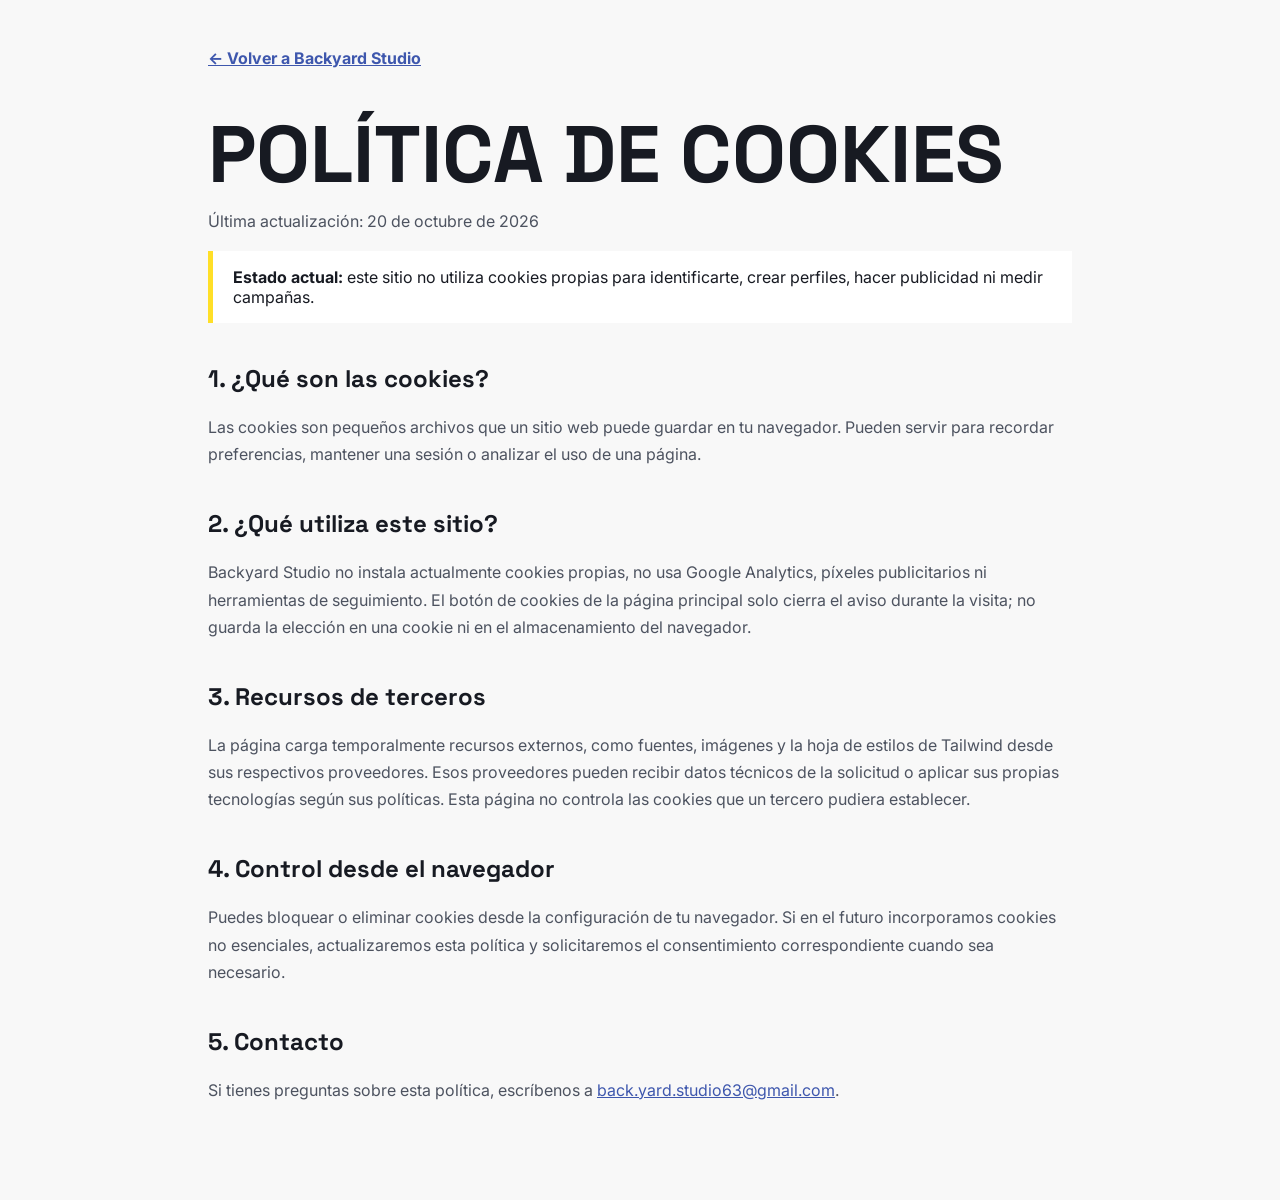
<file: pages/cookies.html>
<!DOCTYPE html>
<html lang="es">

<head>
  <meta charset="UTF-8" />
  <meta name="viewport" content="width=device-width, initial-scale=1.0" />
  <title>Política de Cookies | Backyard Studio</title>
  <meta name="description" content="Política de cookies de Backyard Studio." />
  <link rel="preconnect" href="https://fonts.googleapis.com" />
  <link rel="preconnect" href="https://fonts.gstatic.com" crossorigin />
  <link href="https://fonts.googleapis.com/css2?family=Inter:wght@400;500;600;700;800&family=Space+Grotesk:wght@500;600;700&display=swap" rel="stylesheet" />
  <style>
    :root {
      color: #171a22;
      background: #f8f8f8;
      font-family: Inter, sans-serif;
    }
    * {
      box-sizing: border-box;
    }
    body {
      margin: 0;
    }
    main {
      width: min(100% - 2rem, 54rem);
      margin: 0 auto;
      padding: 3rem 0 5rem;
    }
    a {
      color: #3e57ad;
    }
    .back {
      display: inline-block;
      margin-bottom: 3rem;
      font-weight: 700;
    }
    h1,
    h2 {
      font-family: "Space Grotesk", sans-serif;
    }
    h1 {
      margin: 0 0 1rem;
      font-size: clamp(2.5rem, 8vw, 5rem);
      line-height: 0.95;
      text-transform: uppercase;
    }
    h2 {
      margin-top: 2.5rem;
      font-size: 1.5rem;
    }
    p,
    li {
      color: #4d5360;
      line-height: 1.7;
    }
    .notice {
      padding: 1rem 1.25rem;
      border-left: 0.35rem solid #ffdf27;
      background: #ffffff;
    }
  </style>
</head>

<body>
  <main>
    <a class="back" href="../index.html">← Volver a Backyard Studio</a>
    <h1>Política de cookies</h1>
    <p>Última actualización: 20 de octubre de 2026</p>

    <div class="notice">
      <strong>Estado actual:</strong> este sitio no utiliza cookies propias para identificarte, crear perfiles,
      hacer publicidad ni medir campañas.
    </div>

    <h2>1. ¿Qué son las cookies?</h2>
    <p>
      Las cookies son pequeños archivos que un sitio web puede guardar en tu navegador. Pueden servir para recordar
      preferencias, mantener una sesión o analizar el uso de una página.
    </p>

    <h2>2. ¿Qué utiliza este sitio?</h2>
    <p>
      Backyard Studio no instala actualmente cookies propias, no usa Google Analytics, píxeles publicitarios ni
      herramientas de seguimiento. El botón de cookies de la página principal solo cierra el aviso durante la visita;
      no guarda la elección en una cookie ni en el almacenamiento del navegador.
    </p>

    <h2>3. Recursos de terceros</h2>
    <p>
      La página carga temporalmente recursos externos, como fuentes, imágenes y la hoja de estilos de Tailwind desde
      sus respectivos proveedores. Esos proveedores pueden recibir datos técnicos de la solicitud o aplicar sus
      propias tecnologías según sus políticas. Esta página no controla las cookies que un tercero pudiera establecer.
    </p>

    <h2>4. Control desde el navegador</h2>
    <p>
      Puedes bloquear o eliminar cookies desde la configuración de tu navegador. Si en el futuro incorporamos cookies
      no esenciales, actualizaremos esta política y solicitaremos el consentimiento correspondiente cuando sea
      necesario.
    </p>

    <h2>5. Contacto</h2>
    <p>
      Si tienes preguntas sobre esta política, escríbenos a
      <a href="mailto:back.yard.studio63@gmail.com">back.yard.studio63@gmail.com</a>.
    </p>
  </main>
</body>

</html>
</file>
